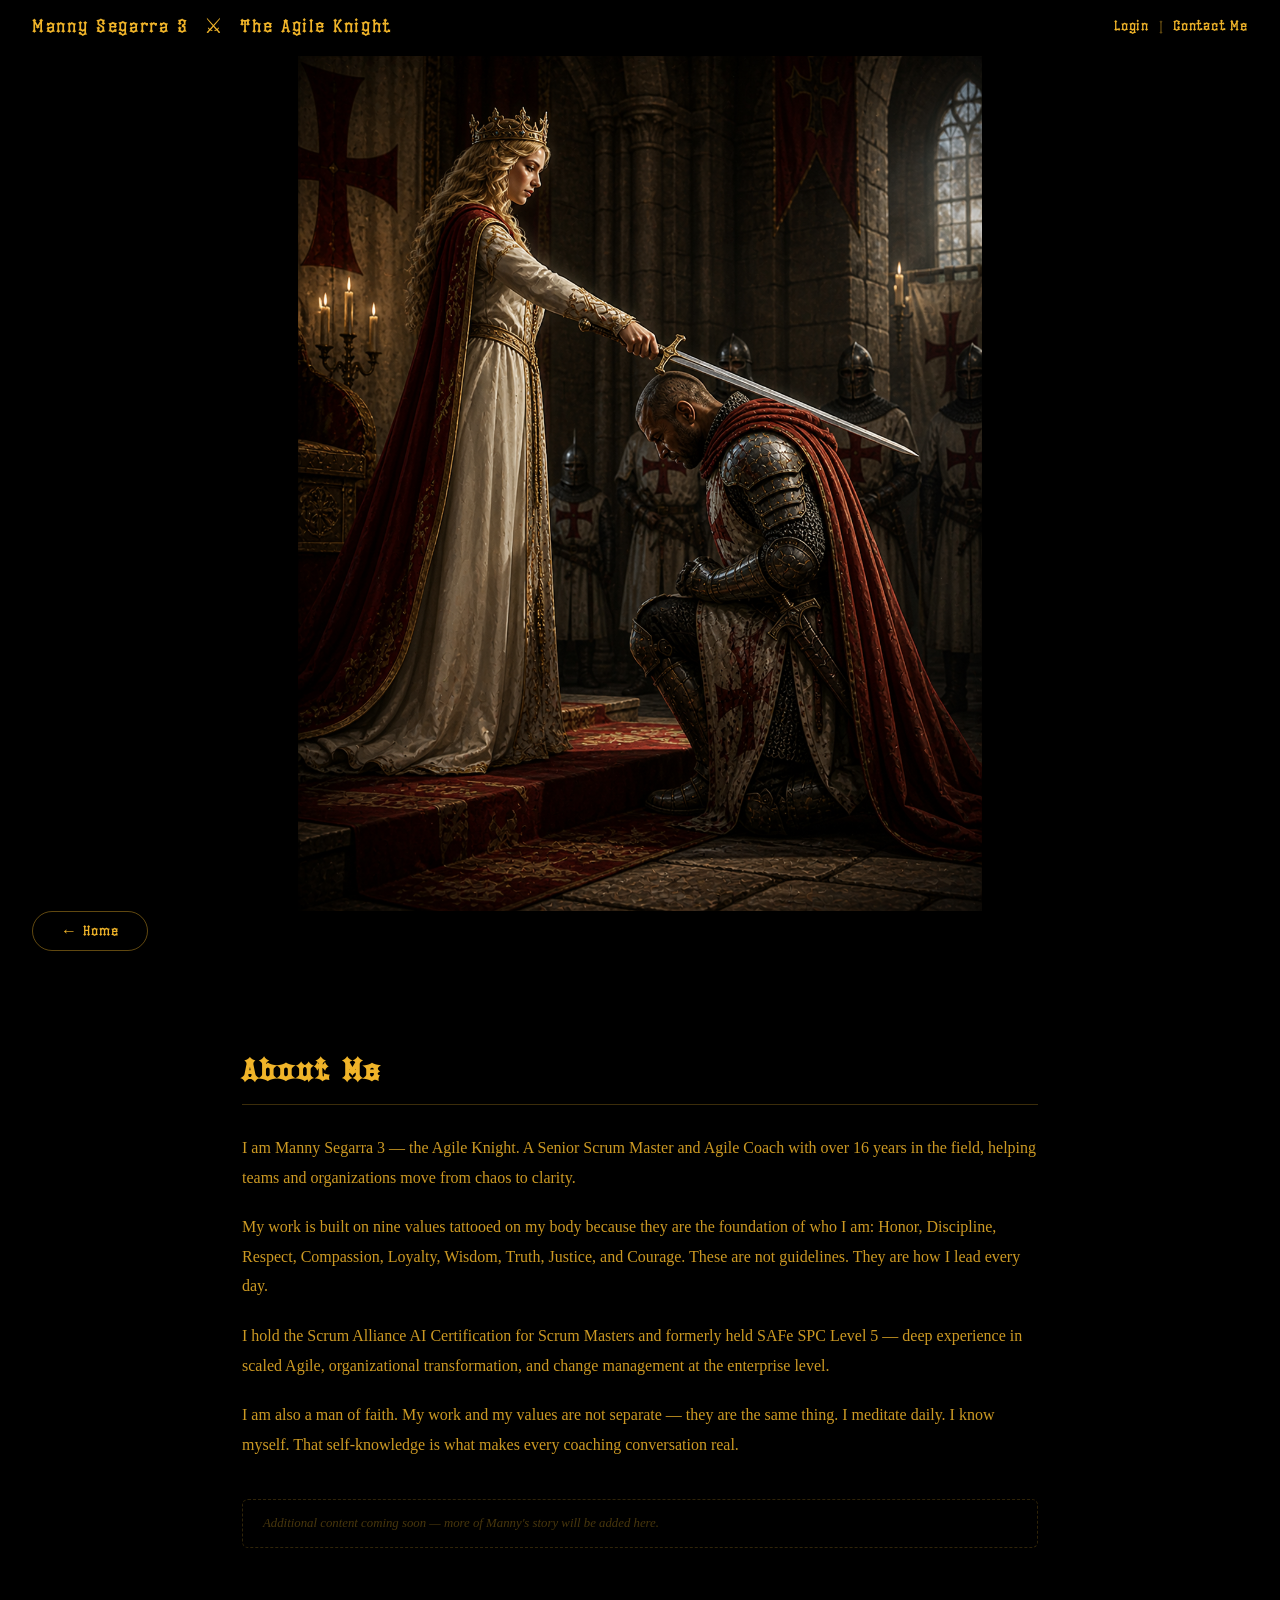
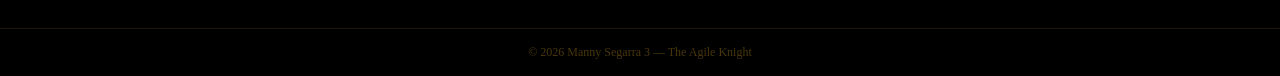
<file: about.html>
<!DOCTYPE html>
<html lang="en">
<head>
  <meta charset="UTF-8" />
  <meta name="viewport" content="width=device-width, initial-scale=1.0" />
  <title>About Me | The Agile Knight</title>
  <style>
    @font-face {
      font-family: 'BlackGoth';
      src: url('fonts/black-goth/Black Goth - Reguler.otf') format('opentype');
    }
    *, *::before, *::after { box-sizing: border-box; margin: 0; padding: 0; }
    :root {
      --gold:    #f0b429;
      --gold-lt: #ffd166;
      --black:   #000000;
    }
    html, body {
      background: var(--black);
      color: var(--gold);
      font-family: 'BlackGoth', Georgia, serif;
    }

    /* TOP BAR */
    .top-bar {
      position: fixed; top: 0; left: 0; right: 0; z-index: 100;
      display: flex; align-items: center; justify-content: space-between;
      padding: 14px 32px;
      background: rgba(0,0,0,0.8);
      backdrop-filter: blur(8px);
    }
    .site-name { font-size: 1.3rem; color: var(--gold); letter-spacing: 0.08em; }
    .top-nav { display: flex; align-items: center; gap: 6px; }
    .top-nav a {
      color: var(--gold); text-decoration: none; font-size: 1rem;
      letter-spacing: 0.05em; transition: color 0.2s;
    }
    .top-nav a:hover { color: var(--gold-lt); }
    .top-nav .divider { color: var(--gold); opacity: 0.4; }

    /* HERO IMAGE */
    .hero-image {
      width: 100%;
      padding-top: 56px;
      line-height: 0;
    }
    .hero-image img {
      width: 100%;
      max-height: 95vh;
      object-fit: contain;
      object-position: center center;
      display: block;
      background: var(--black);
    }

    /* CONTENT */
    .page-content {
      max-width: 860px;
      margin: 0 auto;
      padding: 56px 32px 80px;
    }
    .page-content h2 {
      font-size: 2rem;
      color: var(--gold);
      letter-spacing: 0.1em;
      margin-bottom: 28px;
      border-bottom: 1px solid rgba(240,180,41,0.25);
      padding-bottom: 16px;
    }
    .page-content p {
      font-family: Georgia, serif;
      font-size: 1rem;
      line-height: 1.85;
      color: rgba(240,180,41,0.85);
      margin-bottom: 20px;
    }
    .placeholder-note {
      font-family: Georgia, serif;
      font-size: 0.8rem;
      color: rgba(240,180,41,0.3);
      font-style: italic;
      margin-top: 40px;
      border: 1px dashed rgba(240,180,41,0.2);
      padding: 16px 20px;
      border-radius: 6px;
    }

    /* HOME BUTTON */
    .home-btn {
      display: inline-block;
      margin: 0 32px 48px;
      font-family: 'BlackGoth', Georgia, serif;
      font-size: 1rem;
      color: var(--gold);
      text-decoration: none;
      border: 1px solid rgba(240,180,41,0.4);
      border-radius: 999px;
      padding: 10px 28px;
      letter-spacing: 0.06em;
      transition: background 0.2s, color 0.2s;
    }
    .home-btn:hover { background: var(--gold); color: var(--black); }

    footer {
      border-top: 1px solid rgba(240,180,41,0.12);
      text-align: center;
      padding: 16px 32px;
      font-family: Georgia, serif;
      font-size: 0.75rem;
      color: rgba(240,180,41,0.3);
    }
  </style>
</head>
<body>

  <header class="top-bar">
    <span class="site-name">Manny Segarra 3 &nbsp;⚔&nbsp; The Agile Knight</span>
    <nav class="top-nav">
      <a href="#">Login</a>
      <span class="divider">&nbsp;|&nbsp;</span>
      <a href="#">Contact Me</a>
    </nav>
  </header>

  <div class="hero-image">
    <img src="BEING KNIGHTED.png" alt="Being Knighted" />
  </div>

  <a href="index.html" class="home-btn">← Home</a>

  <div class="page-content">
    <h2>About Me</h2>

    <p>
      I am Manny Segarra 3 — the Agile Knight. A Senior Scrum Master and Agile Coach with over 16 years
      in the field, helping teams and organizations move from chaos to clarity.
    </p>

    <p>
      My work is built on nine values tattooed on my body because they are the foundation of who I am:
      Honor, Discipline, Respect, Compassion, Loyalty, Wisdom, Truth, Justice, and Courage.
      These are not guidelines. They are how I lead every day.
    </p>

    <p>
      I hold the Scrum Alliance AI Certification for Scrum Masters and formerly held SAFe SPC Level 5 —
      deep experience in scaled Agile, organizational transformation, and change management at the enterprise level.
    </p>

    <p>
      I am also a man of faith. My work and my values are not separate — they are the same thing.
      I meditate daily. I know myself. That self-knowledge is what makes every coaching conversation real.
    </p>

    <div class="placeholder-note">
      Additional content coming soon — more of Manny's story will be added here.
    </div>
  </div>

  <footer>© 2026 Manny Segarra 3 — The Agile Knight</footer>

</body>
</html>
</file>
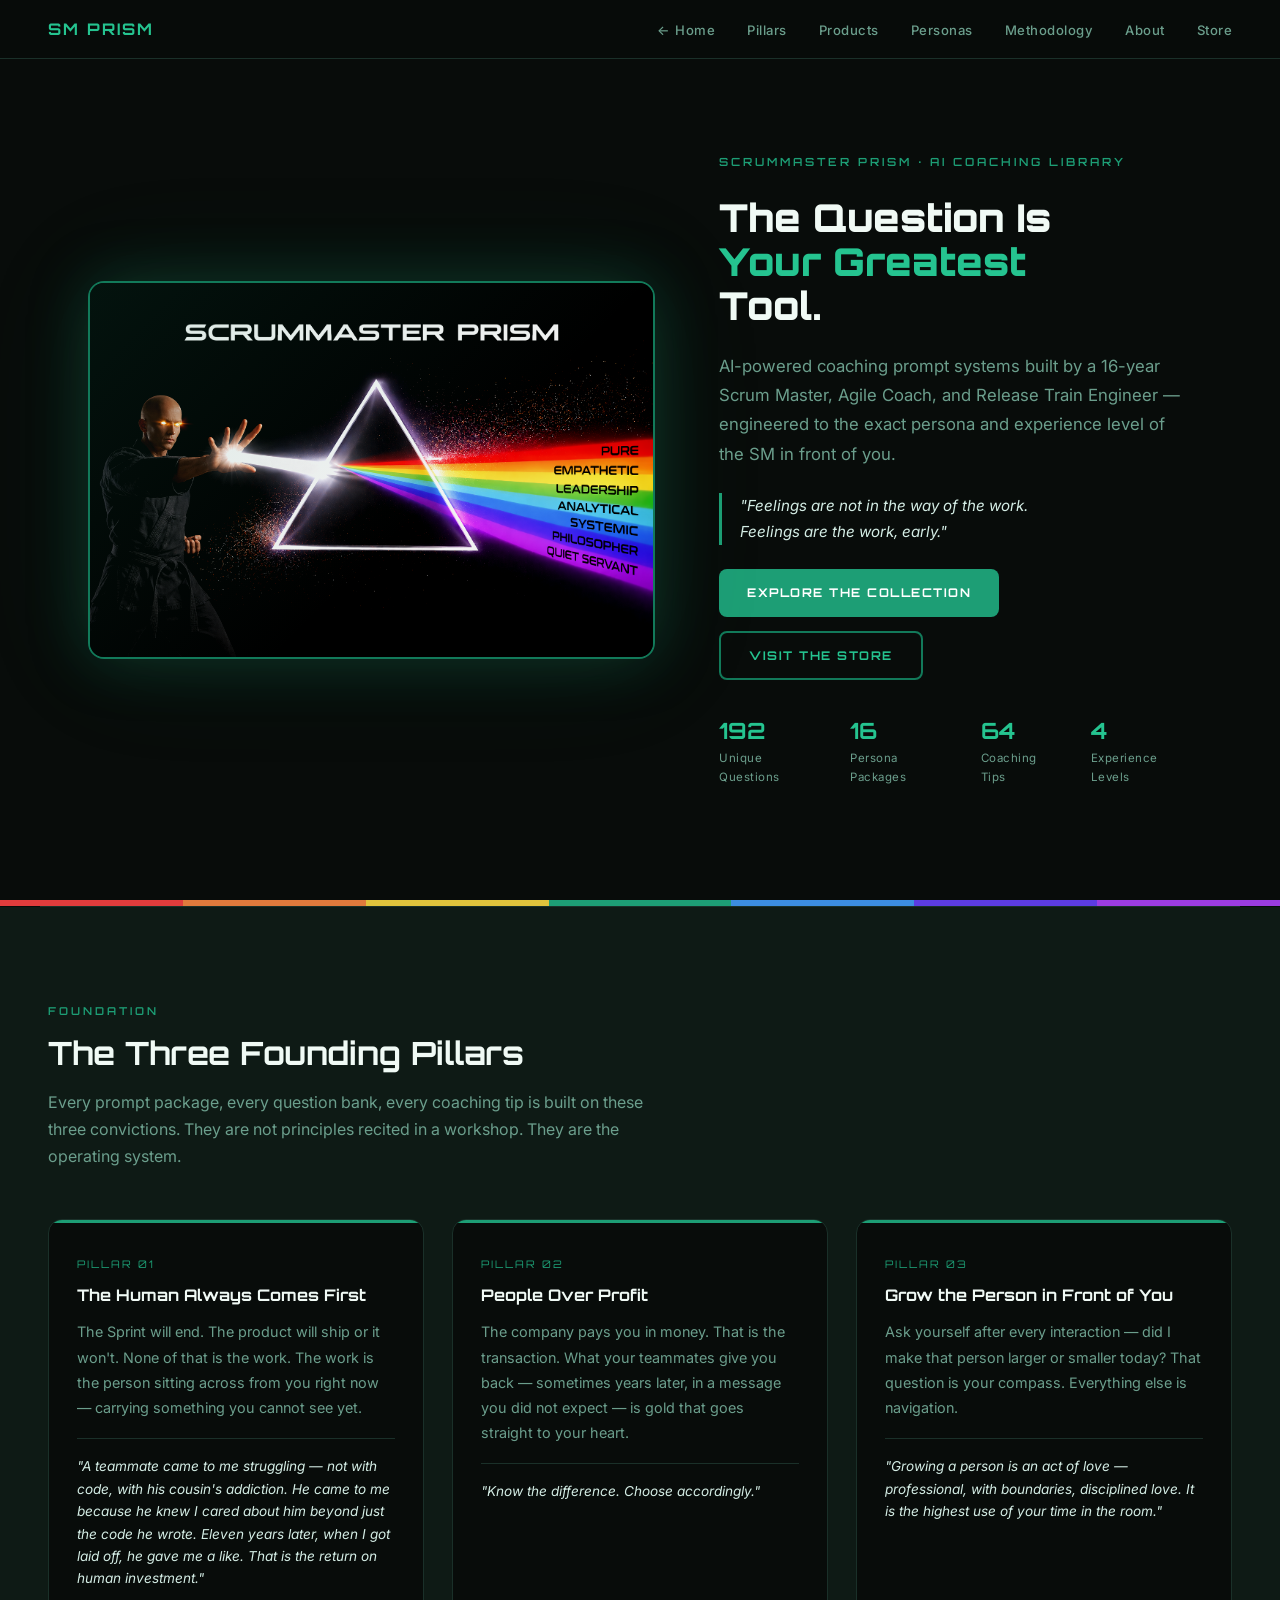
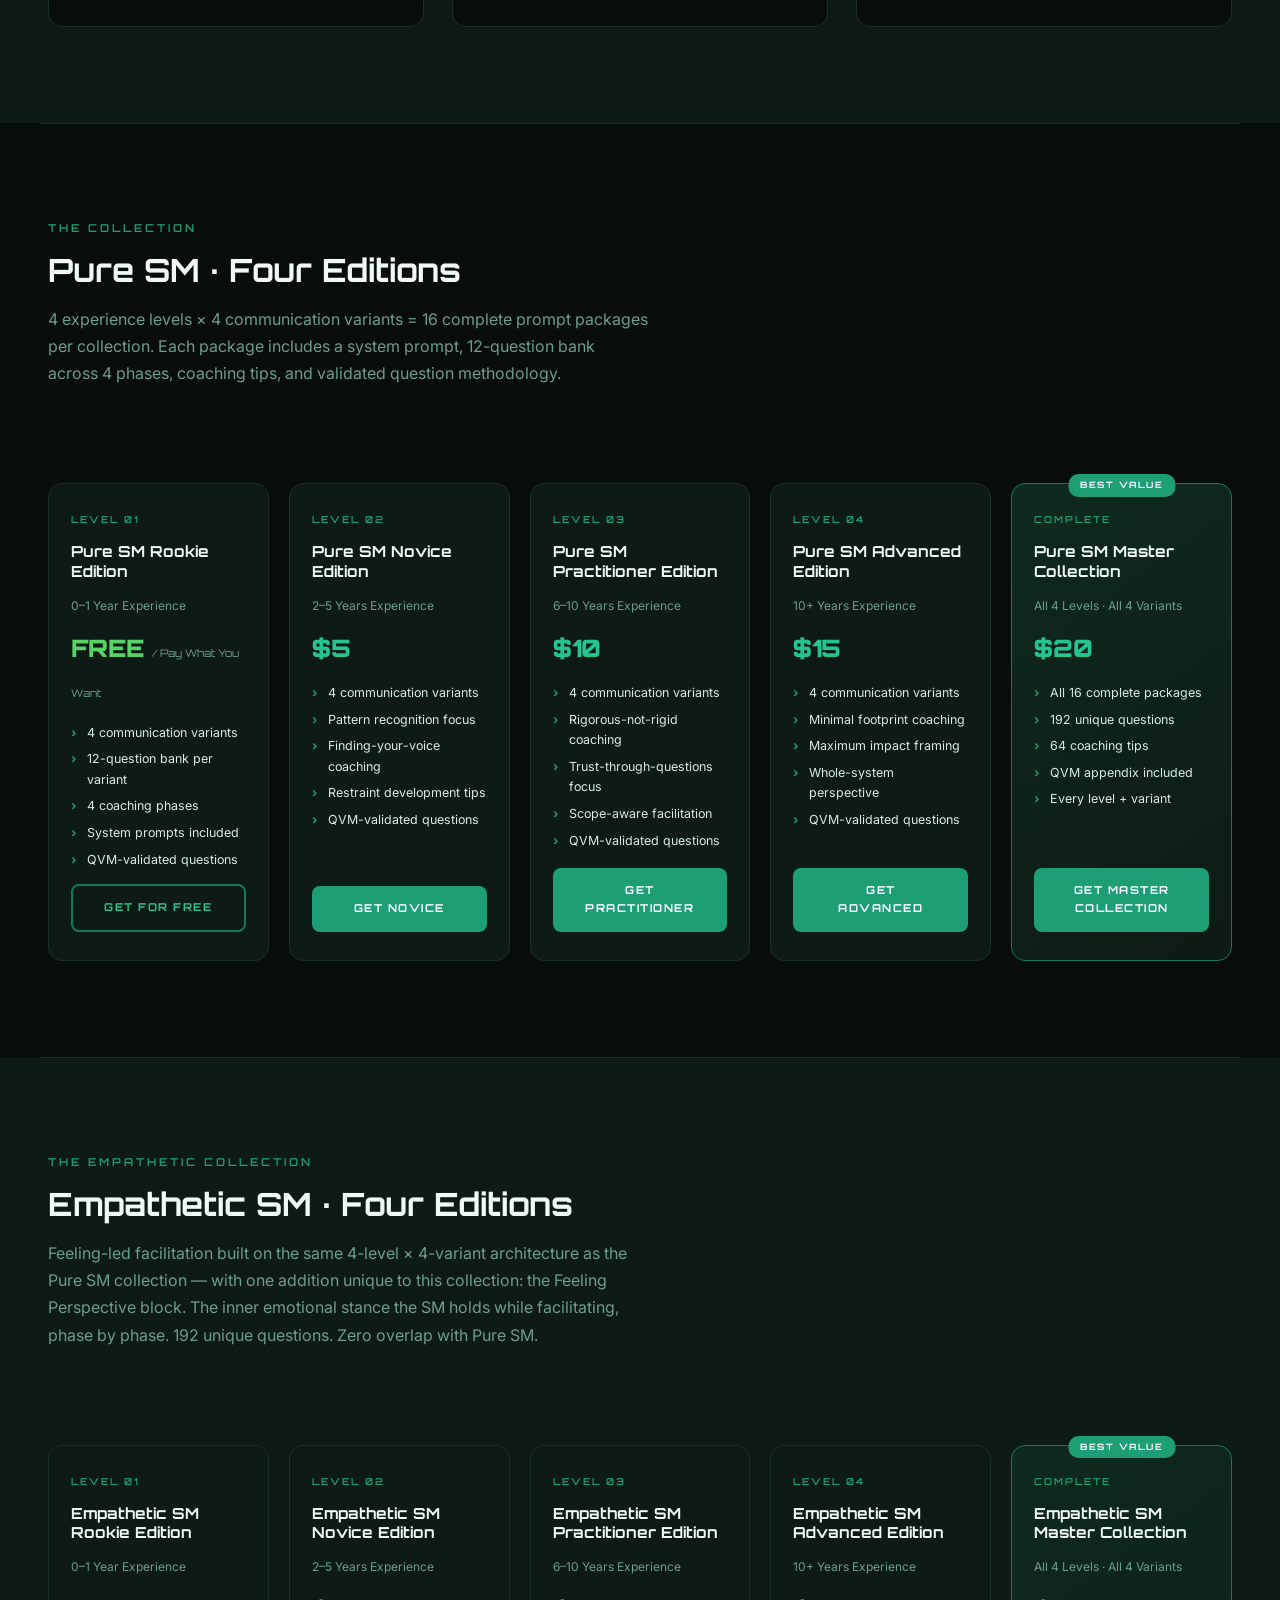
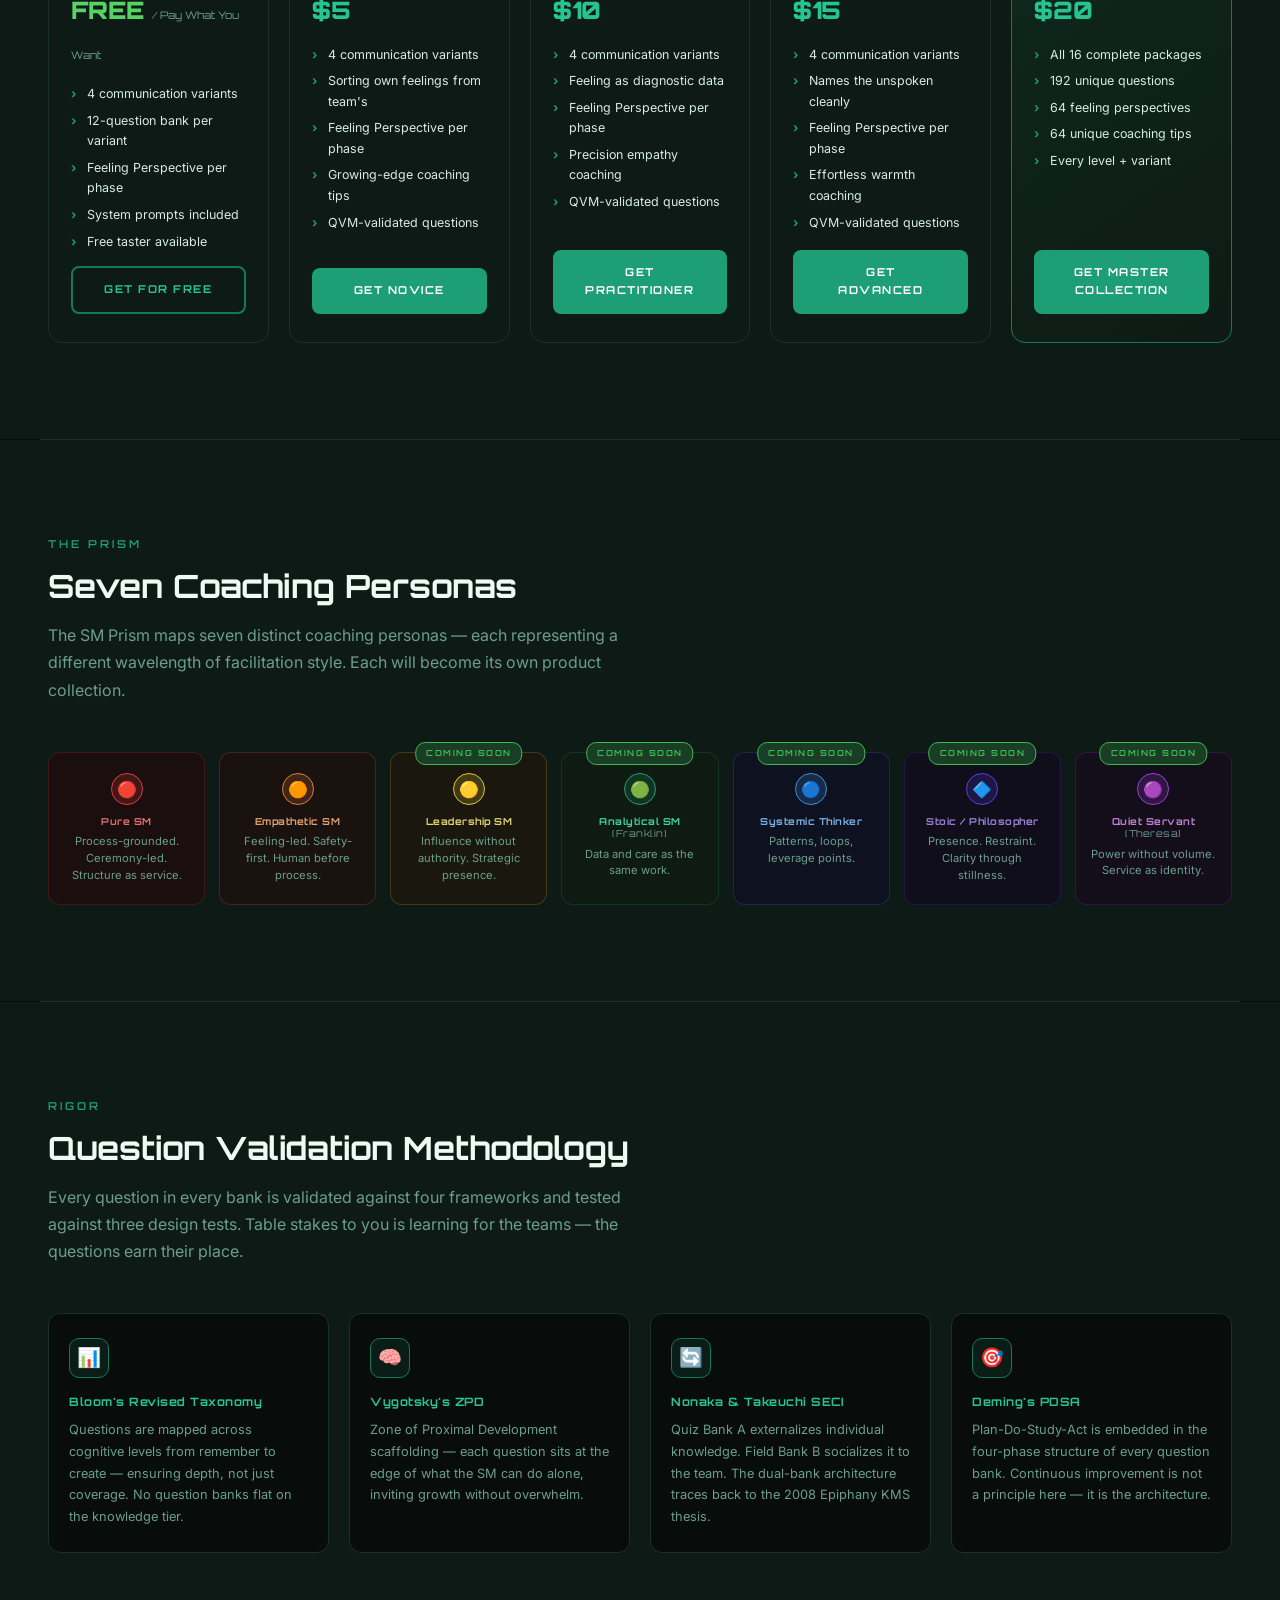
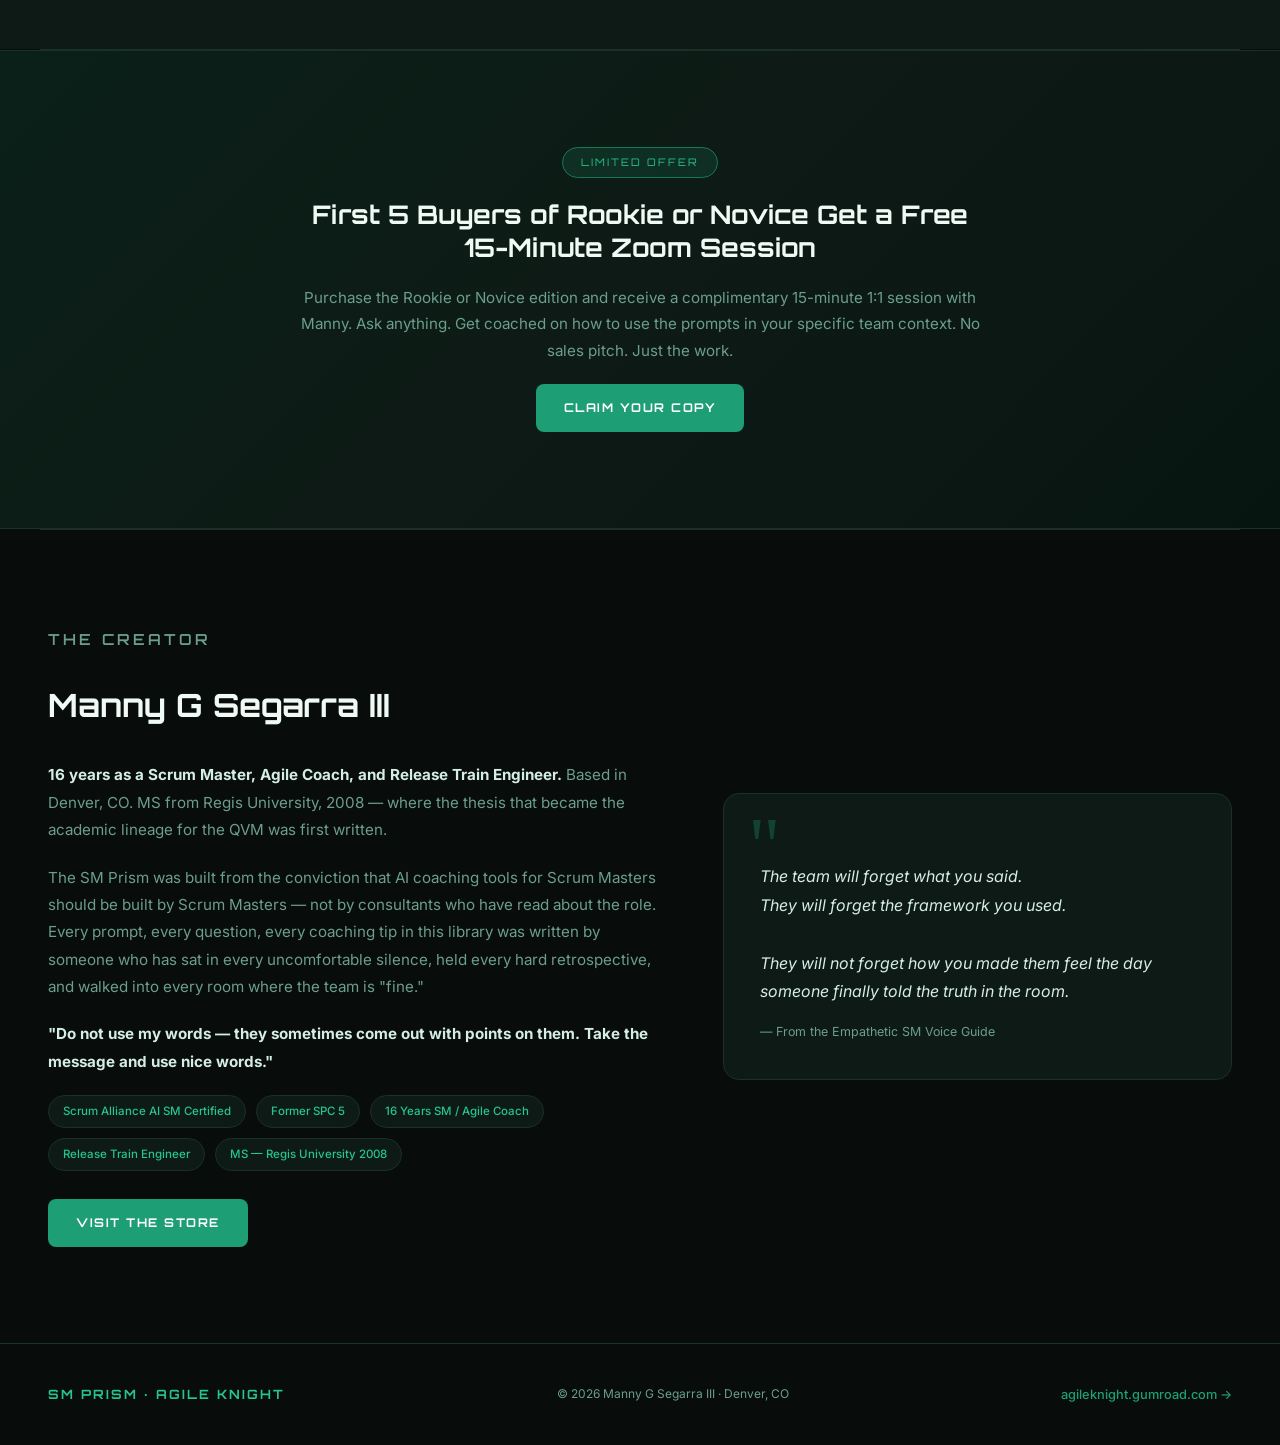
<file: smprism.html>
<!DOCTYPE html>
<html lang="en">
<head>
<meta charset="UTF-8">
<meta name="viewport" content="width=device-width, initial-scale=1.0">
<title>ScrumMaster Prism — AI Coaching Prompt Library by Manny G Segarra III</title>
<link rel="preconnect" href="https://fonts.googleapis.com">
<link href="https://fonts.googleapis.com/css2?family=Orbitron:wght@400;600;700;900&family=Inter:wght@300;400;500;600&display=swap" rel="stylesheet">
<style>
  :root {
    --teal:    #1D9E75;
    --teal-lt: #25c490;
    --teal-dk: #127a5a;
    --black:   #080c0a;
    --card:    #0e1a15;
    --border:  #1a3029;
    --text:    #d4ede5;
    --muted:   #6b9e8c;
    --white:   #f0faf5;
  }
  * { box-sizing: border-box; margin: 0; padding: 0; }
  html { scroll-behavior: smooth; }

  body {
    font-family: 'Inter', sans-serif;
    background: var(--black);
    color: var(--text);
    line-height: 1.65;
  }

  /* ─── NAV ─────────────────────────────────────── */
  nav {
    position: fixed; top: 0; left: 0; right: 0; z-index: 100;
    display: flex; align-items: center; justify-content: space-between;
    padding: 16px 48px;
    background: rgba(8,12,10,0.85);
    backdrop-filter: blur(12px);
    border-bottom: 1px solid var(--border);
  }
  .nav-logo {
    font-family: 'Orbitron', sans-serif;
    font-size: 1rem; font-weight: 700;
    color: var(--teal-lt);
    letter-spacing: 2px;
    text-decoration: none;
  }
  .nav-links { display: flex; gap: 32px; list-style: none; }
  .nav-links a {
    color: var(--muted); text-decoration: none;
    font-size: 0.82rem; letter-spacing: 0.5px; font-weight: 500;
    transition: color 0.2s;
  }
  .nav-links a:hover { color: var(--teal-lt); }

  /* ─── HERO ────────────────────────────────────── */
  #hero {
    min-height: 100vh;
    display: flex; align-items: center;
    padding: 100px 0 60px;
  }
  .hero-inner {
    max-width: 1200px; margin: 0 auto; padding: 0 48px;
    display: grid; grid-template-columns: 1.2fr 1fr; gap: 64px;
    align-items: center;
  }
  .hero-image-col { position: relative; }
  .hero-image-wrap {
    border-radius: 16px; overflow: hidden;
    border: 2px solid var(--teal-dk);
    box-shadow: 0 0 60px rgba(29,158,117,0.25), 0 0 120px rgba(29,158,117,0.1);
    position: relative;
  }
  .hero-image-wrap::before {
    content: '';
    position: absolute; inset: 0; z-index: 1;
    background: linear-gradient(135deg, rgba(29,158,117,0.12) 0%, transparent 60%);
    pointer-events: none;
  }
  .hero-image-wrap img {
    width: 100%; display: block;
    filter: contrast(1.05) brightness(0.95);
  }
  .hero-badge {
    position: absolute; top: -14px; right: -14px; z-index: 2;
    background: var(--teal); color: #fff;
    font-family: 'Orbitron', sans-serif;
    font-size: 0.62rem; font-weight: 700; letter-spacing: 1px;
    padding: 6px 14px; border-radius: 20px;
    box-shadow: 0 4px 16px rgba(29,158,117,0.5);
  }
  .hero-text-col { display: flex; flex-direction: column; gap: 24px; }
  .hero-eyebrow {
    font-family: 'Orbitron', sans-serif;
    font-size: 0.7rem; font-weight: 600; letter-spacing: 3px;
    color: var(--teal); text-transform: uppercase;
  }
  .hero-title {
    font-family: 'Orbitron', sans-serif;
    font-size: clamp(1.8rem, 3vw, 2.8rem);
    font-weight: 900; line-height: 1.15;
    color: var(--white);
  }
  .hero-title span { color: var(--teal-lt); }
  .hero-subtitle {
    font-size: 1.05rem; color: var(--muted);
    max-width: 520px; line-height: 1.75;
  }
  .hero-quote {
    border-left: 3px solid var(--teal);
    padding-left: 18px;
    font-style: italic; color: var(--text);
    font-size: 0.95rem; line-height: 1.7;
  }
  .hero-cta { display: flex; gap: 14px; flex-wrap: wrap; }
  .btn-primary {
    background: var(--teal); color: #fff;
    font-family: 'Orbitron', sans-serif;
    font-size: 0.75rem; font-weight: 700; letter-spacing: 1.5px;
    padding: 14px 28px; border-radius: 8px; text-decoration: none;
    transition: background 0.2s, transform 0.15s, box-shadow 0.2s;
    border: none; cursor: pointer;
  }
  .btn-primary:hover {
    background: var(--teal-lt);
    transform: translateY(-2px);
    box-shadow: 0 6px 24px rgba(29,158,117,0.4);
  }
  .btn-ghost {
    background: transparent; color: var(--teal-lt);
    font-family: 'Orbitron', sans-serif;
    font-size: 0.75rem; font-weight: 700; letter-spacing: 1.5px;
    padding: 13px 28px; border-radius: 8px; text-decoration: none;
    border: 2px solid var(--teal-dk);
    transition: border-color 0.2s, color 0.2s, transform 0.15s;
  }
  .btn-ghost:hover {
    border-color: var(--teal-lt); color: var(--white);
    transform: translateY(-2px);
  }
  .hero-stats {
    display: flex; gap: 32px; padding-top: 8px;
  }
  .stat { display: flex; flex-direction: column; }
  .stat-num {
    font-family: 'Orbitron', sans-serif;
    font-size: 1.4rem; font-weight: 700; color: var(--teal-lt);
  }
  .stat-label { font-size: 0.72rem; color: var(--muted); letter-spacing: 0.5px; }

  /* ─── SECTION SHARED ─────────────────────────── */
  section { padding: 96px 48px; }
  .container { max-width: 1200px; margin: 0 auto; }
  .section-label {
    font-family: 'Orbitron', sans-serif;
    font-size: 0.68rem; font-weight: 600; letter-spacing: 3px;
    color: var(--teal); text-transform: uppercase;
    margin-bottom: 12px;
  }
  .section-title {
    font-family: 'Orbitron', sans-serif;
    font-size: clamp(1.4rem, 2.5vw, 2rem);
    font-weight: 700; color: var(--white); margin-bottom: 16px;
    line-height: 1.25;
  }
  .section-sub {
    font-size: 1rem; color: var(--muted);
    max-width: 600px; line-height: 1.7; margin-bottom: 48px;
  }
  .divider {
    border: none; border-top: 1px solid var(--border);
    margin: 0 auto; max-width: 1200px;
  }

  /* ─── PRISM STRIP ─────────────────────────────── */
  #prism-strip {
    padding: 0; background: var(--black);
  }
  .prism-bar {
    display: flex; width: 100%; height: 6px;
  }
  .prism-bar span { flex: 1; }

  /* ─── PILLARS ─────────────────────────────────── */
  #pillars { background: var(--card); }
  .pillars-grid {
    display: grid; grid-template-columns: repeat(3, 1fr); gap: 28px;
  }
  .pillar-card {
    background: var(--black);
    border: 1px solid var(--border);
    border-radius: 14px; padding: 36px 28px;
    position: relative; overflow: hidden;
    transition: border-color 0.25s, transform 0.2s;
  }
  .pillar-card:hover { border-color: var(--teal-dk); transform: translateY(-4px); }
  .pillar-card::before {
    content: '';
    position: absolute; top: 0; left: 0; right: 0; height: 3px;
    background: var(--teal);
  }
  .pillar-num {
    font-family: 'Orbitron', sans-serif;
    font-size: 0.65rem; color: var(--teal); letter-spacing: 2px;
    margin-bottom: 12px;
  }
  .pillar-title {
    font-family: 'Orbitron', sans-serif;
    font-size: 1rem; font-weight: 700; color: var(--white);
    margin-bottom: 14px; line-height: 1.3;
  }
  .pillar-body { font-size: 0.9rem; color: var(--muted); line-height: 1.75; }
  .pillar-quote {
    margin-top: 18px; padding-top: 16px;
    border-top: 1px solid var(--border);
    font-style: italic; font-size: 0.85rem;
    color: var(--text); line-height: 1.65;
  }

  /* ─── PRODUCTS ───────────────────────────────── */
  #products { background: var(--black); }
  .products-intro {
    display: flex; justify-content: space-between; align-items: flex-end;
    margin-bottom: 48px; flex-wrap: wrap; gap: 20px;
  }
  .products-grid {
    display: grid; grid-template-columns: repeat(5, 1fr); gap: 20px;
  }
  .product-card {
    background: var(--card);
    border: 1px solid var(--border);
    border-radius: 14px; padding: 28px 22px;
    display: flex; flex-direction: column; gap: 14px;
    transition: border-color 0.25s, transform 0.2s, box-shadow 0.2s;
    position: relative;
  }
  .product-card:hover {
    border-color: var(--teal);
    transform: translateY(-5px);
    box-shadow: 0 8px 32px rgba(29,158,117,0.2);
  }
  .product-card.featured {
    border-color: var(--teal-dk);
    background: linear-gradient(145deg, #0e2a1e 0%, var(--card) 100%);
  }
  .product-card.featured::before {
    content: 'BEST VALUE';
    position: absolute; top: -10px; left: 50%; transform: translateX(-50%);
    background: var(--teal); color: #fff;
    font-family: 'Orbitron', sans-serif;
    font-size: 0.55rem; font-weight: 700; letter-spacing: 1.5px;
    padding: 4px 12px; border-radius: 10px;
  }
  .product-level {
    font-family: 'Orbitron', sans-serif;
    font-size: 0.6rem; color: var(--teal); letter-spacing: 2px;
    font-weight: 600;
  }
  .product-name {
    font-family: 'Orbitron', sans-serif;
    font-size: 0.95rem; font-weight: 700; color: var(--white);
    line-height: 1.3;
  }
  .product-years {
    font-size: 0.75rem; color: var(--muted);
  }
  .product-price {
    font-family: 'Orbitron', sans-serif;
    font-size: 1.5rem; font-weight: 900; color: var(--teal-lt);
  }
  .product-price.free { color: #56d364; }
  .product-price small {
    font-size: 0.65rem; color: var(--muted); font-weight: 400;
  }
  .product-features { list-style: none; display: flex; flex-direction: column; gap: 6px; }
  .product-features li {
    font-size: 0.78rem; color: var(--text); padding-left: 16px; position: relative;
  }
  .product-features li::before {
    content: '›'; position: absolute; left: 0;
    color: var(--teal); font-weight: 700;
  }
  .product-card .btn-primary { margin-top: auto; text-align: center; font-size: 0.68rem; }
  .product-card .btn-ghost { margin-top: auto; text-align: center; font-size: 0.68rem; }

  /* ─── PERSONAS ───────────────────────────────── */
  #personas { background: var(--card); }
  .personas-grid {
    display: grid; grid-template-columns: repeat(7, 1fr); gap: 14px;
  }
  .persona-chip {
    border-radius: 12px; padding: 20px 14px;
    text-align: center; border: 1px solid transparent;
    transition: transform 0.2s, box-shadow 0.2s;
    cursor: default;
  }
  .persona-chip:hover { transform: translateY(-4px); box-shadow: 0 6px 20px rgba(0,0,0,0.4); }
  .persona-dot {
    width: 32px; height: 32px; border-radius: 50%;
    margin: 0 auto 10px; display: flex; align-items: center; justify-content: center;
    font-size: 1rem;
  }
  .persona-name {
    font-family: 'Orbitron', sans-serif;
    font-size: 0.6rem; font-weight: 700; letter-spacing: 0.5px;
    margin-bottom: 6px; line-height: 1.3;
  }
  .persona-desc { font-size: 0.7rem; color: var(--muted); line-height: 1.5; }
  .persona-chip.coming-soon {
    position: relative;
  }
  .persona-chip.coming-soon::before {
    content: 'COMING SOON';
    position: absolute; top: -11px; left: 50%; transform: translateX(-50%);
    background: #1a3d26; color: #3fb950;
    border: 1px solid #3fb950;
    font-family: 'Orbitron', sans-serif;
    font-size: 0.52rem; font-weight: 700; letter-spacing: 1.5px;
    padding: 4px 10px; border-radius: 10px;
    white-space: nowrap;
  }

  /* ─── ABOUT ──────────────────────────────────── */
  #about { background: var(--black); }
  .about-inner {
    display: grid; grid-template-columns: 1.2fr 1fr; gap: 64px;
    align-items: center;
  }
  .about-text { display: flex; flex-direction: column; gap: 20px; }
  .about-text p { font-size: 0.95rem; color: var(--muted); line-height: 1.8; }
  .about-text p strong { color: var(--text); }
  .about-creds {
    display: flex; flex-wrap: wrap; gap: 10px;
  }
  .cred-tag {
    background: var(--card); border: 1px solid var(--border);
    border-radius: 20px; padding: 6px 14px;
    font-size: 0.72rem; color: var(--teal-lt); font-weight: 500;
  }
  .about-quote-block {
    background: var(--card);
    border: 1px solid var(--border);
    border-radius: 16px; padding: 36px;
    position: relative;
  }
  .about-quote-block::before {
    content: '"';
    position: absolute; top: 12px; left: 24px;
    font-size: 5rem; color: var(--teal); opacity: 0.3;
    font-family: Georgia, serif; line-height: 1;
  }
  .about-quote-block blockquote {
    font-size: 1rem; font-style: italic;
    color: var(--text); line-height: 1.8;
    padding-top: 32px;
  }
  .about-quote-block cite {
    display: block; margin-top: 16px;
    font-style: normal; font-size: 0.78rem; color: var(--muted);
  }

  /* ─── ZOOM OFFER ─────────────────────────────── */
  #offer {
    background: linear-gradient(135deg, #0a2018 0%, #0e1a15 50%, #071510 100%);
    border-top: 1px solid var(--border); border-bottom: 1px solid var(--border);
  }
  .offer-inner {
    text-align: center;
    max-width: 700px; margin: 0 auto;
    display: flex; flex-direction: column; align-items: center; gap: 20px;
  }
  .offer-badge {
    background: rgba(29,158,117,0.15); border: 1px solid var(--teal-dk);
    color: var(--teal-lt); border-radius: 20px; padding: 6px 18px;
    font-family: 'Orbitron', sans-serif; font-size: 0.65rem; letter-spacing: 2px;
  }
  .offer-title {
    font-family: 'Orbitron', sans-serif;
    font-size: clamp(1.2rem, 2vw, 1.7rem);
    font-weight: 700; color: var(--white); line-height: 1.3;
  }
  .offer-body { font-size: 0.95rem; color: var(--muted); line-height: 1.75; }

  /* ─── QVM ────────────────────────────────────── */
  #methodology { background: var(--card); }
  .qvm-grid {
    display: grid; grid-template-columns: repeat(4, 1fr); gap: 20px;
  }
  .qvm-card {
    background: var(--black);
    border: 1px solid var(--border);
    border-radius: 12px; padding: 24px 20px;
    transition: border-color 0.2s;
  }
  .qvm-card:hover { border-color: var(--teal-dk); }
  .qvm-icon {
    width: 40px; height: 40px; border-radius: 10px;
    background: rgba(29,158,117,0.12); border: 1px solid var(--teal-dk);
    display: flex; align-items: center; justify-content: center;
    font-size: 1.2rem; margin-bottom: 14px;
  }
  .qvm-title {
    font-family: 'Orbitron', sans-serif;
    font-size: 0.72rem; font-weight: 700; color: var(--teal-lt);
    margin-bottom: 8px; letter-spacing: 0.5px;
  }
  .qvm-body { font-size: 0.8rem; color: var(--muted); line-height: 1.7; }

  /* ─── FOOTER ─────────────────────────────────── */
  footer {
    background: var(--black);
    border-top: 1px solid var(--border);
    padding: 40px 48px;
    display: flex; align-items: center; justify-content: space-between;
    flex-wrap: wrap; gap: 16px;
  }
  .footer-brand {
    font-family: 'Orbitron', sans-serif;
    font-size: 0.8rem; color: var(--teal-lt); font-weight: 700; letter-spacing: 2px;
  }
  .footer-copy { font-size: 0.75rem; color: var(--muted); }
  .footer-link {
    color: var(--teal); text-decoration: none; font-size: 0.8rem;
    font-weight: 500;
  }
  .footer-link:hover { color: var(--teal-lt); }

  /* ─── RESPONSIVE ─────────────────────────────── */
  @media (max-width: 1100px) {
    .products-grid { grid-template-columns: repeat(3, 1fr); }
    .personas-grid { grid-template-columns: repeat(4, 1fr); }
  }
  @media (max-width: 900px) {
    nav { padding: 14px 24px; }
    .nav-links { display: none; }
    .hero-inner { grid-template-columns: 1fr; gap: 40px; }
    .hero-image-col { order: -1; max-width: 400px; margin: 0 auto; }
    .pillars-grid { grid-template-columns: 1fr; }
    .products-grid { grid-template-columns: repeat(2, 1fr); }
    .personas-grid { grid-template-columns: repeat(4, 1fr); }
    .about-inner { grid-template-columns: 1fr; }
    .qvm-grid { grid-template-columns: repeat(2, 1fr); }
    section { padding: 64px 24px; }
    footer { padding: 28px 24px; }
  }
  @media (max-width: 560px) {
    .products-grid { grid-template-columns: 1fr; }
    .personas-grid { grid-template-columns: repeat(2, 1fr); }
    .qvm-grid { grid-template-columns: 1fr; }
    .hero-stats { gap: 20px; }
  }
</style>
</head>
<body>

<!-- NAV -->
<nav>
  <a href="#hero" class="nav-logo">SM PRISM</a>
  <ul class="nav-links">
    <li><a href="index.html">← Home</a></li>
    <li><a href="#pillars">Pillars</a></li>
    <li><a href="#products">Products</a></li>
    <li><a href="#personas">Personas</a></li>
    <li><a href="#methodology">Methodology</a></li>
    <li><a href="#about">About</a></li>
    <li><a href="https://agileknight.gumroad.com" target="_blank">Store</a></li>
  </ul>
</nav>

<!-- HERO -->
<section id="hero">
  <div class="hero-inner">

    <!-- IMAGE LEFT -->
    <div class="hero-image-col">
      <div class="hero-image-wrap">
        <img src="hero.png" alt="ScrumMaster Prism — Agile Knight" />
      </div>
    </div>

    <!-- TEXT RIGHT -->
    <div class="hero-text-col">
      <p class="hero-eyebrow">ScrumMaster Prism · AI Coaching Library</p>
      <h1 class="hero-title">
        The Question Is<br>
        <span>Your Greatest</span><br>
        Tool.
      </h1>
      <p class="hero-subtitle">
        AI-powered coaching prompt systems built by a 16-year Scrum Master, Agile Coach, and Release Train Engineer — engineered to the exact persona and experience level of the SM in front of you.
      </p>
      <blockquote class="hero-quote">
        "Feelings are not in the way of the work.<br>
        Feelings are the work, early."
      </blockquote>
      <div class="hero-cta">
        <a href="#products" class="btn-primary">EXPLORE THE COLLECTION</a>
        <a href="https://agileknight.gumroad.com" target="_blank" class="btn-ghost">VISIT THE STORE</a>
      </div>
      <div class="hero-stats">
        <div class="stat">
          <span class="stat-num">192</span>
          <span class="stat-label">Unique Questions</span>
        </div>
        <div class="stat">
          <span class="stat-num">16</span>
          <span class="stat-label">Persona Packages</span>
        </div>
        <div class="stat">
          <span class="stat-num">64</span>
          <span class="stat-label">Coaching Tips</span>
        </div>
        <div class="stat">
          <span class="stat-num">4</span>
          <span class="stat-label">Experience Levels</span>
        </div>
      </div>
    </div>
  </div>
</section>

<!-- PRISM STRIP -->
<div id="prism-strip">
  <div class="prism-bar">
    <span style="background:#e03c3c"></span>
    <span style="background:#e07a3c"></span>
    <span style="background:#e0c33c"></span>
    <span style="background:#1D9E75"></span>
    <span style="background:#3c8de0"></span>
    <span style="background:#5c3ce0"></span>
    <span style="background:#9b3ce0"></span>
  </div>
</div>

<hr class="divider">

<!-- THREE PILLARS -->
<section id="pillars">
  <div class="container">
    <p class="section-label">Foundation</p>
    <h2 class="section-title">The Three Founding Pillars</h2>
    <p class="section-sub">Every prompt package, every question bank, every coaching tip is built on these three convictions. They are not principles recited in a workshop. They are the operating system.</p>

    <div class="pillars-grid">
      <div class="pillar-card">
        <p class="pillar-num">PILLAR 01</p>
        <h3 class="pillar-title">The Human Always Comes First</h3>
        <p class="pillar-body">The Sprint will end. The product will ship or it won't. None of that is the work. The work is the person sitting across from you right now — carrying something you cannot see yet.</p>
        <p class="pillar-quote">"A teammate came to me struggling — not with code, with his cousin's addiction. He came to me because he knew I cared about him beyond just the code he wrote. Eleven years later, when I got laid off, he gave me a like. That is the return on human investment."</p>
      </div>

      <div class="pillar-card">
        <p class="pillar-num">PILLAR 02</p>
        <h3 class="pillar-title">People Over Profit</h3>
        <p class="pillar-body">The company pays you in money. That is the transaction. What your teammates give you back — sometimes years later, in a message you did not expect — is gold that goes straight to your heart.</p>
        <p class="pillar-quote">"Know the difference. Choose accordingly."</p>
      </div>

      <div class="pillar-card">
        <p class="pillar-num">PILLAR 03</p>
        <h3 class="pillar-title">Grow the Person in Front of You</h3>
        <p class="pillar-body">Ask yourself after every interaction — did I make that person larger or smaller today? That question is your compass. Everything else is navigation.</p>
        <p class="pillar-quote">"Growing a person is an act of love — professional, with boundaries, disciplined love. It is the highest use of your time in the room."</p>
      </div>
    </div>
  </div>
</section>

<hr class="divider">

<!-- PRODUCTS -->
<section id="products">
  <div class="container">
    <div class="products-intro">
      <div>
        <p class="section-label">The Collection</p>
        <h2 class="section-title">Pure SM · Four Editions</h2>
        <p class="section-sub">4 experience levels × 4 communication variants = 16 complete prompt packages per collection. Each package includes a system prompt, 12-question bank across 4 phases, coaching tips, and validated question methodology.</p>
      </div>
    </div>

    <div class="products-grid">
      <!-- Rookie -->
      <div class="product-card">
        <p class="product-level">LEVEL 01</p>
        <h3 class="product-name">Pure SM Rookie Edition</h3>
        <p class="product-years">0–1 Year Experience</p>
        <p class="product-price free">FREE <small>/ Pay What You Want</small></p>
        <ul class="product-features">
          <li>4 communication variants</li>
          <li>12-question bank per variant</li>
          <li>4 coaching phases</li>
          <li>System prompts included</li>
          <li>QVM-validated questions</li>
        </ul>
        <a href="https://agileknight.gumroad.com" target="_blank" class="btn-ghost">GET FOR FREE</a>
      </div>

      <!-- Novice -->
      <div class="product-card">
        <p class="product-level">LEVEL 02</p>
        <h3 class="product-name">Pure SM Novice Edition</h3>
        <p class="product-years">2–5 Years Experience</p>
        <p class="product-price">$5</p>
        <ul class="product-features">
          <li>4 communication variants</li>
          <li>Pattern recognition focus</li>
          <li>Finding-your-voice coaching</li>
          <li>Restraint development tips</li>
          <li>QVM-validated questions</li>
        </ul>
        <a href="https://agileknight.gumroad.com" target="_blank" class="btn-primary">GET NOVICE</a>
      </div>

      <!-- Practitioner -->
      <div class="product-card">
        <p class="product-level">LEVEL 03</p>
        <h3 class="product-name">Pure SM Practitioner Edition</h3>
        <p class="product-years">6–10 Years Experience</p>
        <p class="product-price">$10</p>
        <ul class="product-features">
          <li>4 communication variants</li>
          <li>Rigorous-not-rigid coaching</li>
          <li>Trust-through-questions focus</li>
          <li>Scope-aware facilitation</li>
          <li>QVM-validated questions</li>
        </ul>
        <a href="https://agileknight.gumroad.com" target="_blank" class="btn-primary">GET PRACTITIONER</a>
      </div>

      <!-- Advanced -->
      <div class="product-card">
        <p class="product-level">LEVEL 04</p>
        <h3 class="product-name">Pure SM Advanced Edition</h3>
        <p class="product-years">10+ Years Experience</p>
        <p class="product-price">$15</p>
        <ul class="product-features">
          <li>4 communication variants</li>
          <li>Minimal footprint coaching</li>
          <li>Maximum impact framing</li>
          <li>Whole-system perspective</li>
          <li>QVM-validated questions</li>
        </ul>
        <a href="https://agileknight.gumroad.com" target="_blank" class="btn-primary">GET ADVANCED</a>
      </div>

      <!-- Master Collection -->
      <div class="product-card featured">
        <p class="product-level">COMPLETE</p>
        <h3 class="product-name">Pure SM Master Collection</h3>
        <p class="product-years">All 4 Levels · All 4 Variants</p>
        <p class="product-price">$20</p>
        <ul class="product-features">
          <li>All 16 complete packages</li>
          <li>192 unique questions</li>
          <li>64 coaching tips</li>
          <li>QVM appendix included</li>
          <li>Every level + variant</li>
        </ul>
        <a href="https://agileknight.gumroad.com" target="_blank" class="btn-primary">GET MASTER COLLECTION</a>
      </div>
    </div>
  </div>
</section>

<hr class="divider">

<!-- EMPATHETIC SM -->
<section id="empathetic" style="background: var(--card);">
  <div class="container">
    <div class="products-intro">
      <div>
        <p class="section-label">The Empathetic Collection</p>
        <h2 class="section-title">Empathetic SM · Four Editions</h2>
        <p class="section-sub">Feeling-led facilitation built on the same 4-level × 4-variant architecture as the Pure SM collection — with one addition unique to this collection: the Feeling Perspective block. The inner emotional stance the SM holds while facilitating, phase by phase. 192 unique questions. Zero overlap with Pure SM.</p>
      </div>
    </div>

    <div class="products-grid">
      <!-- Rookie -->
      <div class="product-card">
        <p class="product-level">LEVEL 01</p>
        <h3 class="product-name">Empathetic SM Rookie Edition</h3>
        <p class="product-years">0–1 Year Experience</p>
        <p class="product-price free">FREE <small>/ Pay What You Want</small></p>
        <ul class="product-features">
          <li>4 communication variants</li>
          <li>12-question bank per variant</li>
          <li>Feeling Perspective per phase</li>
          <li>System prompts included</li>
          <li>Free taster available</li>
        </ul>
        <a href="https://agileknight.gumroad.com" target="_blank" class="btn-ghost">GET FOR FREE</a>
      </div>

      <!-- Novice -->
      <div class="product-card">
        <p class="product-level">LEVEL 02</p>
        <h3 class="product-name">Empathetic SM Novice Edition</h3>
        <p class="product-years">2–5 Years Experience</p>
        <p class="product-price">$5</p>
        <ul class="product-features">
          <li>4 communication variants</li>
          <li>Sorting own feelings from team's</li>
          <li>Feeling Perspective per phase</li>
          <li>Growing-edge coaching tips</li>
          <li>QVM-validated questions</li>
        </ul>
        <a href="https://agileknight.gumroad.com" target="_blank" class="btn-primary">GET NOVICE</a>
      </div>

      <!-- Practitioner -->
      <div class="product-card">
        <p class="product-level">LEVEL 03</p>
        <h3 class="product-name">Empathetic SM Practitioner Edition</h3>
        <p class="product-years">6–10 Years Experience</p>
        <p class="product-price">$10</p>
        <ul class="product-features">
          <li>4 communication variants</li>
          <li>Feeling as diagnostic data</li>
          <li>Feeling Perspective per phase</li>
          <li>Precision empathy coaching</li>
          <li>QVM-validated questions</li>
        </ul>
        <a href="https://agileknight.gumroad.com" target="_blank" class="btn-primary">GET PRACTITIONER</a>
      </div>

      <!-- Advanced -->
      <div class="product-card">
        <p class="product-level">LEVEL 04</p>
        <h3 class="product-name">Empathetic SM Advanced Edition</h3>
        <p class="product-years">10+ Years Experience</p>
        <p class="product-price">$15</p>
        <ul class="product-features">
          <li>4 communication variants</li>
          <li>Names the unspoken cleanly</li>
          <li>Feeling Perspective per phase</li>
          <li>Effortless warmth coaching</li>
          <li>QVM-validated questions</li>
        </ul>
        <a href="https://agileknight.gumroad.com" target="_blank" class="btn-primary">GET ADVANCED</a>
      </div>

      <!-- Master Collection -->
      <div class="product-card featured">
        <p class="product-level">COMPLETE</p>
        <h3 class="product-name">Empathetic SM Master Collection</h3>
        <p class="product-years">All 4 Levels · All 4 Variants</p>
        <p class="product-price">$20</p>
        <ul class="product-features">
          <li>All 16 complete packages</li>
          <li>192 unique questions</li>
          <li>64 feeling perspectives</li>
          <li>64 unique coaching tips</li>
          <li>Every level + variant</li>
        </ul>
        <a href="https://agileknight.gumroad.com" target="_blank" class="btn-primary">GET MASTER COLLECTION</a>
      </div>
    </div>
  </div>
</section>

<hr class="divider">

<!-- SM PRISM PERSONAS -->
<section id="personas">
  <div class="container">
    <p class="section-label">The Prism</p>
    <h2 class="section-title">Seven Coaching Personas</h2>
    <p class="section-sub">The SM Prism maps seven distinct coaching personas — each representing a different wavelength of facilitation style. Each will become its own product collection.</p>

    <div class="personas-grid">
      <div class="persona-chip" style="background:#1a0e0e; border-color:#e03c3c33;">
        <div class="persona-dot" style="background:rgba(224,60,60,0.2); border:1px solid #e03c3c;">🔴</div>
        <p class="persona-name" style="color:#e07070;">Pure SM</p>
        <p class="persona-desc">Process-grounded. Ceremony-led. Structure as service.</p>
      </div>
      <div class="persona-chip" style="background:#1a120e; border-color:#e07a3c33;">
        <div class="persona-dot" style="background:rgba(224,122,60,0.2); border:1px solid #e07a3c;">🟠</div>
        <p class="persona-name" style="color:#e0a070;">Empathetic SM</p>
        <p class="persona-desc">Feeling-led. Safety-first. Human before process.</p>
      </div>
      <div class="persona-chip coming-soon" style="background:#1a180e; border-color:#e0c33c33;">
        <div class="persona-dot" style="background:rgba(224,195,60,0.2); border:1px solid #e0c33c;">🟡</div>
        <p class="persona-name" style="color:#e0d070;">Leadership SM</p>
        <p class="persona-desc">Influence without authority. Strategic presence.</p>
      </div>
      <div class="persona-chip coming-soon" style="background:#0e1a12; border-color:#1D9E7533;">
        <div class="persona-dot" style="background:rgba(29,158,117,0.2); border:1px solid #1D9E75;">🟢</div>
        <p class="persona-name" style="color:#3dd4a0;">Analytical SM<br><span style="font-weight:400;color:var(--muted)">(Franklin)</span></p>
        <p class="persona-desc">Data and care as the same work.</p>
      </div>
      <div class="persona-chip coming-soon" style="background:#0e1220; border-color:#3c8de033;">
        <div class="persona-dot" style="background:rgba(60,141,224,0.2); border:1px solid #3c8de0;">🔵</div>
        <p class="persona-name" style="color:#7ab0e0;">Systemic Thinker</p>
        <p class="persona-desc">Patterns, loops, leverage points.</p>
      </div>
      <div class="persona-chip coming-soon" style="background:#100e1a; border-color:#5c3ce033;">
        <div class="persona-dot" style="background:rgba(92,60,224,0.2); border:1px solid #5c3ce0;">🔷</div>
        <p class="persona-name" style="color:#9880d4;">Stoic / Philosopher</p>
        <p class="persona-desc">Presence. Restraint. Clarity through stillness.</p>
      </div>
      <div class="persona-chip coming-soon" style="background:#130e1a; border-color:#9b3ce033;">
        <div class="persona-dot" style="background:rgba(155,60,224,0.2); border:1px solid #9b3ce0;">🟣</div>
        <p class="persona-name" style="color:#c080d4;">Quiet Servant<br><span style="font-weight:400;color:var(--muted)">(Theresa)</span></p>
        <p class="persona-desc">Power without volume. Service as identity.</p>
      </div>
    </div>
  </div>
</section>

<hr class="divider">

<!-- METHODOLOGY -->
<section id="methodology">
  <div class="container">
    <p class="section-label">Rigor</p>
    <h2 class="section-title">Question Validation Methodology</h2>
    <p class="section-sub">Every question in every bank is validated against four frameworks and tested against three design tests. Table stakes to you is learning for the teams — the questions earn their place.</p>

    <div class="qvm-grid">
      <div class="qvm-card">
        <div class="qvm-icon">📊</div>
        <p class="qvm-title">Bloom's Revised Taxonomy</p>
        <p class="qvm-body">Questions are mapped across cognitive levels from remember to create — ensuring depth, not just coverage. No question banks flat on the knowledge tier.</p>
      </div>
      <div class="qvm-card">
        <div class="qvm-icon">🧠</div>
        <p class="qvm-title">Vygotsky's ZPD</p>
        <p class="qvm-body">Zone of Proximal Development scaffolding — each question sits at the edge of what the SM can do alone, inviting growth without overwhelm.</p>
      </div>
      <div class="qvm-card">
        <div class="qvm-icon">🔄</div>
        <p class="qvm-title">Nonaka & Takeuchi SECI</p>
        <p class="qvm-body">Quiz Bank A externalizes individual knowledge. Field Bank B socializes it to the team. The dual-bank architecture traces back to the 2008 Epiphany KMS thesis.</p>
      </div>
      <div class="qvm-card">
        <div class="qvm-icon">🎯</div>
        <p class="qvm-title">Deming's PDSA</p>
        <p class="qvm-body">Plan-Do-Study-Act is embedded in the four-phase structure of every question bank. Continuous improvement is not a principle here — it is the architecture.</p>
      </div>
    </div>
  </div>
</section>

<hr class="divider">

<!-- ZOOM OFFER -->
<section id="offer">
  <div class="container">
    <div class="offer-inner">
      <span class="offer-badge">LIMITED OFFER</span>
      <h2 class="offer-title">First 5 Buyers of Rookie or Novice Get a Free 15-Minute Zoom Session</h2>
      <p class="offer-body">Purchase the Rookie or Novice edition and receive a complimentary 15-minute 1:1 session with Manny. Ask anything. Get coached on how to use the prompts in your specific team context. No sales pitch. Just the work.</p>
      <a href="https://agileknight.gumroad.com" target="_blank" class="btn-primary">CLAIM YOUR COPY</a>
    </div>
  </div>
</section>

<hr class="divider">

<!-- ABOUT -->
<section id="about">
  <div class="container">
    <div class="about-inner">
      <div class="about-text">
        <p class="section-label">The Creator</p>
        <h2 class="section-title">Manny G Segarra III</h2>
        <p>
          <strong>16 years as a Scrum Master, Agile Coach, and Release Train Engineer.</strong> Based in Denver, CO. MS from Regis University, 2008 — where the thesis that became the academic lineage for the QVM was first written.
        </p>
        <p>
          The SM Prism was built from the conviction that AI coaching tools for Scrum Masters should be built by Scrum Masters — not by consultants who have read about the role. Every prompt, every question, every coaching tip in this library was written by someone who has sat in every uncomfortable silence, held every hard retrospective, and walked into every room where the team is "fine."
        </p>
        <p>
          <strong>"Do not use my words — they sometimes come out with points on them. Take the message and use nice words."</strong>
        </p>
        <div class="about-creds">
          <span class="cred-tag">Scrum Alliance AI SM Certified</span>
          <span class="cred-tag">Former SPC 5</span>
          <span class="cred-tag">16 Years SM / Agile Coach</span>
          <span class="cred-tag">Release Train Engineer</span>
          <span class="cred-tag">MS — Regis University 2008</span>
        </div>
        <a href="https://agileknight.gumroad.com" target="_blank" class="btn-primary" style="align-self:flex-start; margin-top:8px;">VISIT THE STORE</a>
      </div>

      <div class="about-quote-block">
        <blockquote>
          The team will forget what you said.<br>
          They will forget the framework you used.<br><br>
          They will not forget how you made them feel the day someone finally told the truth in the room.
        </blockquote>
        <cite>— From the Empathetic SM Voice Guide</cite>
      </div>
    </div>
  </div>
</section>

<!-- FOOTER -->
<footer>
  <span class="footer-brand">SM PRISM · AGILE KNIGHT</span>
  <span class="footer-copy">© 2026 Manny G Segarra III · Denver, CO</span>
  <a href="https://agileknight.gumroad.com" target="_blank" class="footer-link">agileknight.gumroad.com →</a>
</footer>

</body>
</html>
</file>
